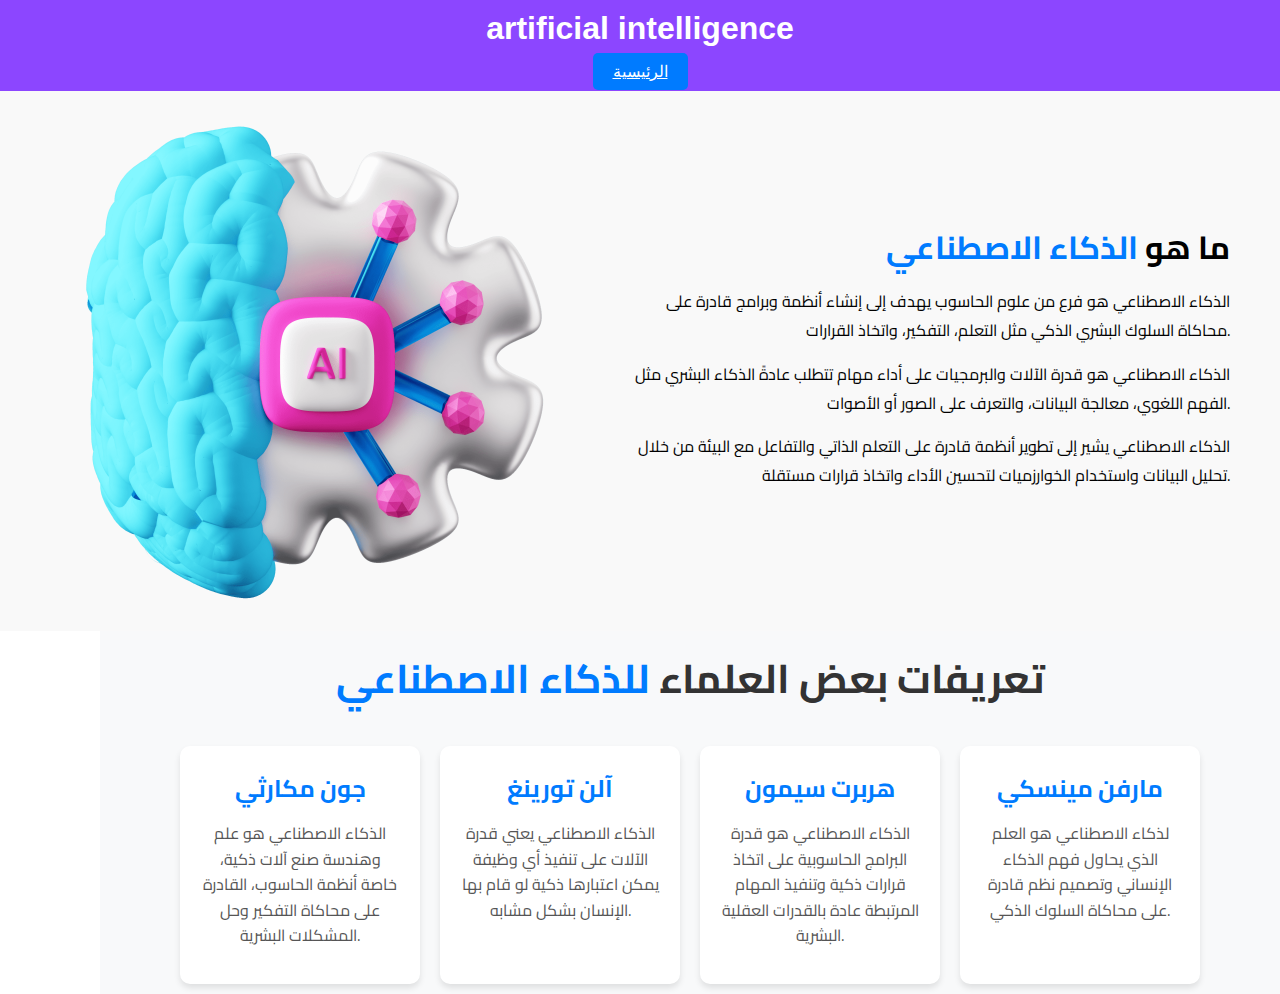
<file: about.index.html>
<!DOCTYPE html>
<html lang="en">
<head>
    <meta charset="UTF-8">
    <meta name="viewport" content="width=device-width, initial-scale=1.0">
    <title>Rasterino</title>
    <link rel="stylesheet" href="https://cdnjs.cloudflare.com/ajax/libs/font-awesome/6.4.0/css/all.min.css">
    <link rel="stylesheet" href="https://fonts.googleapis.com/css2?family=Cairo:wght@400;700&display=swap">
    <link rel="stylesheet" href="about.style.css">
</head>
<body>
   
    <header>

            <div class="text">
                <h1>artificial intelligence</h1>
                <a href="index.html">الرئيسية</a>
                
                
            </div>
       

    </header>


            <section class="two">
                <div class="web">
                    <div class="pic">
                        <img src="img/ppppppppp.png" alt="AI Image">
                    </div>
                    <div class="pp">
                        <h1>ما هو <span>الذكاء الاصطناعي</span></h1>
                        <p>الذكاء الاصطناعي هو فرع من علوم الحاسوب يهدف إلى إنشاء أنظمة وبرامج قادرة على محاكاة السلوك البشري الذكي مثل التعلم، التفكير، واتخاذ القرارات.</p>
                        <p>الذكاء الاصطناعي هو قدرة الآلات والبرمجيات على أداء مهام تتطلب عادةً الذكاء البشري مثل الفهم اللغوي، معالجة البيانات، والتعرف على الصور أو الأصوات.</p>
                        <p>الذكاء الاصطناعي يشير إلى تطوير أنظمة قادرة على التعلم الذاتي والتفاعل مع البيئة من خلال تحليل البيانات واستخدام الخوارزميات لتحسين الأداء واتخاذ قرارات مستقلة.</p>
                        
                    </div>
                </div>
            </section>

            <section class="three">
                <div class="text3">
                    <h1> تعريفات بعض العلماء  <span>للذكاء الاصطناعي</span></h1>
                   
                </div>
                <div class="all">
                    <div class="card">
                        <h1>جون مكارثي</h1>
                        <p>الذكاء الاصطناعي هو علم وهندسة صنع آلات ذكية، خاصة أنظمة الحاسوب، القادرة على محاكاة التفكير وحل المشكلات البشرية.</p>
                        
                    </div>
                    <div class="card">
                        <h1>آلن تورينغ</h1>
                       <p> الذكاء الاصطناعي يعني قدرة الآلات على تنفيذ أي وظيفة يمكن اعتبارها ذكية لو قام بها الإنسان بشكل مشابه.</p>
                    </div>
                    <div class="card">
                        <h1> هربرت سيمون</h1>
                       <p>الذكاء الاصطناعي هو قدرة البرامج الحاسوبية على اتخاذ قرارات ذكية وتنفيذ المهام المرتبطة عادة بالقدرات العقلية البشرية.</p>
                      
                    </div>
                    <div class="card">
                        <h1> مارفن مينسكي</h1>
                       <p>لذكاء الاصطناعي هو العلم الذي يحاول فهم الذكاء الإنساني وتصميم نظم قادرة على محاكاة السلوك الذكي.</p>
                        
                    </div>
                </div>
            </section>





</body>
</html>
</file>
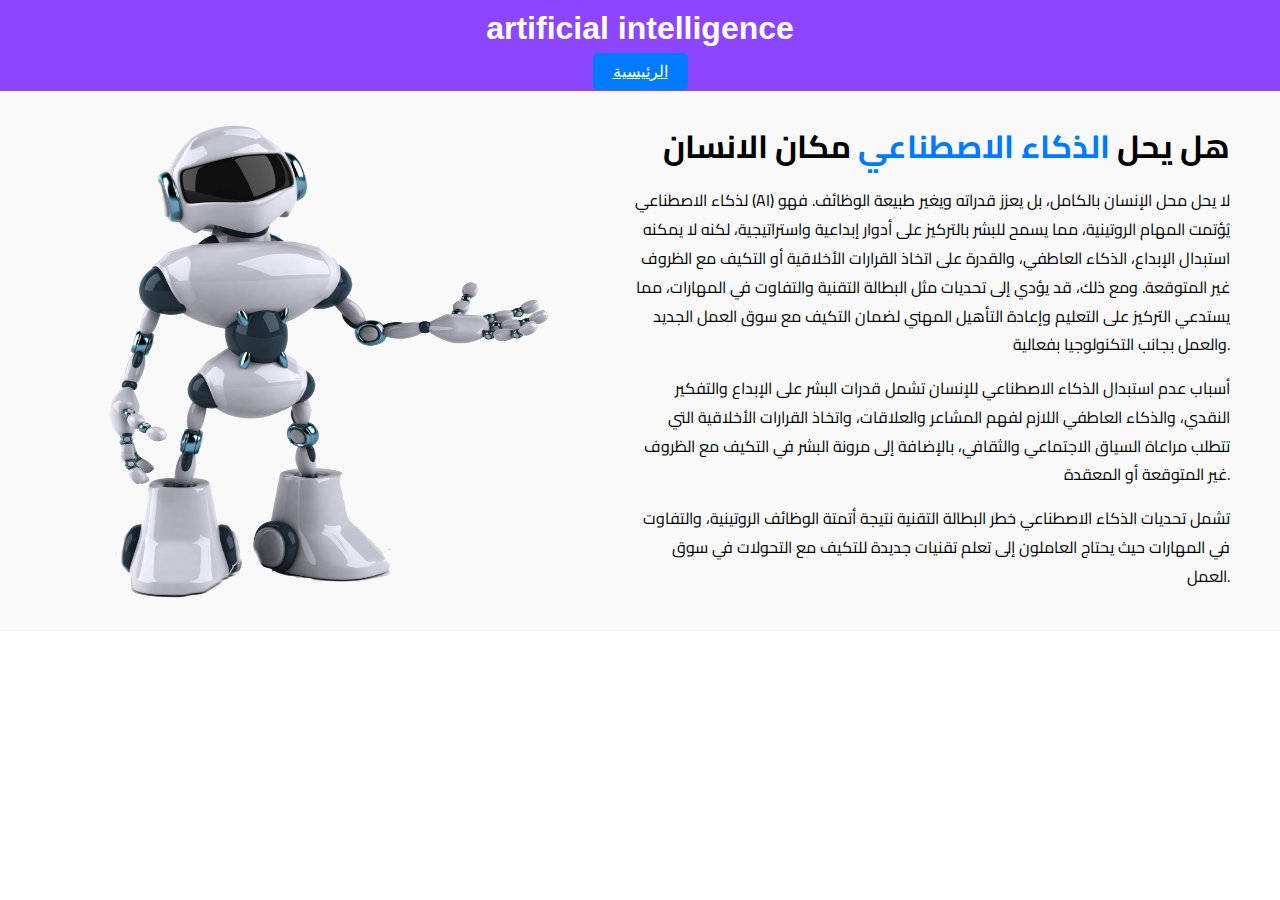
<file: bot.index.html>
<!DOCTYPE html>
<html lang="en">
<head>
    <meta charset="UTF-8">
    <meta name="viewport" content="width=device-width, initial-scale=1.0">
    <title>Doc</title>
    <link rel="stylesheet" href="https://fonts.googleapis.com/css2?family=Cairo:wght@400;700&display=swap">
    <link rel="stylesheet" href="bot.style.css">
</head>
<body>
       
    <header>

        <div class="text">
            <h1>artificial intelligence</h1>
            <a href="index.html">الرئيسية</a>
            
            
        </div>
   

</header>


        <section class="two">
            <div class="web">
                <div class="pic">
                    <img src="img/pngegg (15).png" alt="AI Image">
                </div>
                <div class="pp">
                    <h1> هل يحل <span>الذكاء الاصطناعي </span>مكان الانسان </h1>
                     <p>لذكاء الاصطناعي (AI) لا يحل محل الإنسان بالكامل، بل يعزز قدراته ويغير طبيعة الوظائف. فهو يُؤتمت المهام الروتينية، مما يسمح للبشر بالتركيز على أدوار إبداعية واستراتيجية، لكنه لا يمكنه استبدال الإبداع، الذكاء العاطفي، والقدرة على اتخاذ القرارات الأخلاقية أو التكيف مع الظروف غير المتوقعة. ومع ذلك، قد يؤدي إلى تحديات مثل البطالة التقنية والتفاوت في المهارات، مما يستدعي التركيز على التعليم وإعادة التأهيل المهني لضمان التكيف مع سوق العمل الجديد والعمل بجانب التكنولوجيا بفعالية.</p>
                   <p>أسباب عدم استبدال الذكاء الاصطناعي للإنسان تشمل قدرات البشر على الإبداع والتفكير النقدي، والذكاء العاطفي اللازم لفهم المشاعر والعلاقات، واتخاذ القرارات الأخلاقية التي تتطلب مراعاة السياق الاجتماعي والثقافي، بالإضافة إلى مرونة البشر في التكيف مع الظروف غير المتوقعة أو المعقدة.</p>
                    <p>تشمل تحديات الذكاء الاصطناعي خطر البطالة التقنية نتيجة أتمتة الوظائف الروتينية، والتفاوت في المهارات حيث يحتاج العاملون إلى تعلم تقنيات جديدة للتكيف مع التحولات في سوق العمل.</p>
                    
                </div>
            </div>
        </section>

       
</body>
</html>
</file>
<file: about.style.css>
* {
    margin: 0;
    padding: 0;

}

body {
    font-family: Arial, sans-serif;
    
}


header {
    background-color: #8c46ff;
    padding: 10px;
    flex-direction: column;
    text-align: center;
   
    
}



.text h1 {
    font-size: 2rem;
    color:#ffffff;
    margin-bottom: 15px;
}



.text a {
   
    padding: 10px 20px;
    background-color: #007bff;
    color: white;
    border: none;
    border-radius: 5px;
    cursor: pointer;
    font-size: 1rem;
    transition: background-color 0.3s ease;
    margin-top: 50px;
}

.text button:hover {
    background-color: #0056b3;
}



section.two {
    padding: 20px;
    background-color: #f9f9f9;
}


.web {
    display: flex;
    align-items: center;
    justify-content: space-between;
    gap: 20px; 
    flex-wrap: wrap; 
    margin-right: 30px;
}


.pp {
    flex: 1;
    text-align: right;
    font-family: 'Cairo', sans-serif;
    color: #000;
}

.pp h1 {
    font-size: 2rem;
    margin-bottom: 10px;
}




.pp h1 span {
    color: #007BFF;
}

.text3 h1 span{
    color: #007BFF;
}


.pp p {
    margin-bottom: 15px;
    line-height: 1.8;
}


.pic {
    flex: 1;
    display: flex;
    justify-content: center;
    align-items: center;
}

.pic img {
    max-width: 100%;
    height: 500px;
    width: 500px;
    border-radius: 10px;
}



section.three {
    padding: 10px;
    margin-left: 100px;
    background-color: #f8f9fa; 
    font-family: 'Cairo', sans-serif; 
    text-align: center;
}


.text3 {
    margin-bottom: 30px;
}

.text3 h1 {
    font-size: 2.5rem;
    color: #333;
    margin-bottom: 10px;
}

.text3 p {
    font-size: 1.2rem;
    color: #666;
    line-height: 1.8;
}


.all {
    display: flex;
    justify-content: center;
    flex-wrap: wrap; 
    gap: 20px;
}


.card {
    background-color: #fff;
    border-radius: 10px;
    box-shadow: 0 4px 6px rgba(0, 0, 0, 0.1);
    padding: 20px;
    
    width: 200px;
    transition: transform 0.3s ease, box-shadow 0.3s ease;
    text-align: center; 
}

.card h1 {
    font-size: 1.5rem;
    color: #007bff; 
    margin-bottom: 10px;
}

.card p {
    font-size: 1rem;
    color: #555;
    line-height: 1.6;
    margin-bottom: 15px;
}

.card button {
    padding: 10px 20px;
    background-color: #007bff;
    color: white;
    border: none;
    border-radius: 5px;
    cursor: pointer;
    font-size: 1rem;
    transition: background-color 0.3s ease;
}

.card button:hover {
    background-color: #0056b3;
}


.card:hover {
    transform: translateY(-10px);
    box-shadow: 0 6px 12px rgba(0, 0, 0, 0.15);
}
@media (max-width: 768px) {
    .all {
        flex-direction: column;
        align-items: center;
    }

    .card {
        max-width: 100%;
        flex: 1 1 100%; 
    }

    .text3 h1 {
        font-size: 2rem;
    }

    .text3 p {
        font-size: 1rem;
    }
}
</file>
<file: bot.style.css>
* {
    margin: 0;
    padding: 0;

}

body {
    font-family: Arial, sans-serif;
    
}


header {
    background-color: #8c46ff;
    padding: 10px;
    flex-direction: column;
    text-align: center;
   
    
}



.text h1 {
    font-size: 2rem;
    color:#ffffff;
    margin-bottom: 15px;
}



.text a {
   
    padding: 10px 20px;
    background-color: #007bff;
    color: white;
    border: none;
    border-radius: 5px;
    cursor: pointer;
    font-size: 1rem;
    transition: background-color 0.3s ease;
    margin-top: 50px;
}

.text button:hover {
    background-color: #0056b3;
}



section.two {
    padding: 20px;
    background-color: #f9f9f9;
}


.web {
    display: flex;
    align-items: center;
    justify-content: space-between;
    gap: 20px; 
    flex-wrap: wrap; 
    margin-right: 30px;
}


.pp {
    flex: 1;
    text-align: right;
    font-family: 'Cairo', sans-serif;
    color: #000;
}

.pp h1 {
    font-size: 2rem;
    margin-bottom: 10px;
}




.pp h1 span {
    color: #007BFF; 
}

.text3 h1 span{
    color: #007BFF;
}


.pp p {
    margin-bottom: 15px;
    line-height: 1.8;
}




.pic {
    flex: 1;
    display: flex;
    justify-content: center;
    align-items: center;
}

.pic img {
    max-width: 100%;
    height: 500px;
    width: 500px;
    border-radius: 10px;
}
</file>
